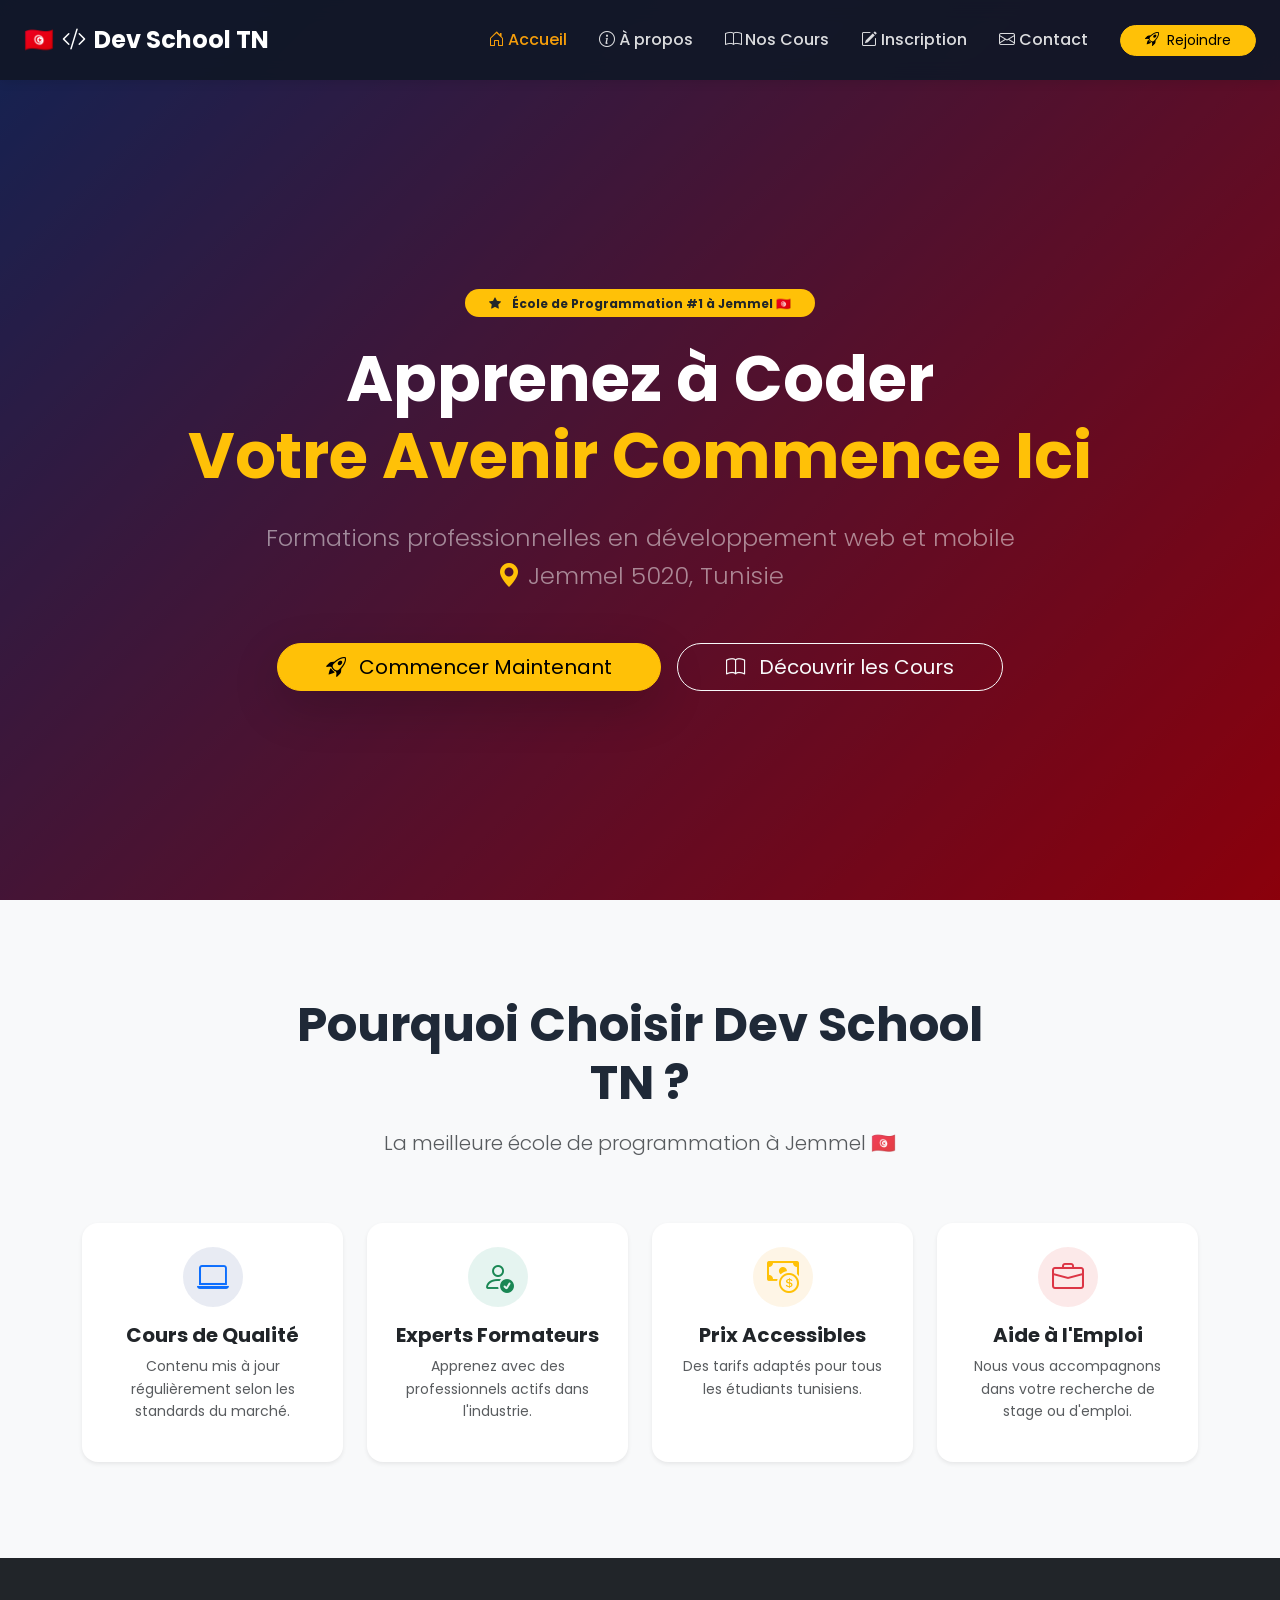
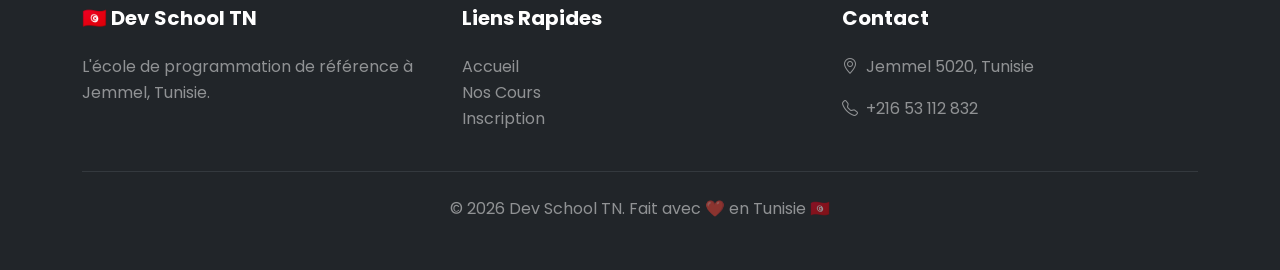
<file: tp2/index.html>
<!-- ========================================
     DÉCLARATION DU DOCUMENT HTML5
     ======================================== -->
<!DOCTYPE html>

<!-- Langue du document en français pour l'accessibilité -->
<html lang="fr">

<!-- ========================================
     SECTION HEAD - Métadonnées et liens
     ======================================== -->
<head>
    <!-- Encodage des caractères en UTF-8 pour supporter les accents français et arabes -->
    <meta charset="UTF-8">
    
    <!-- Configuration responsive pour tous les appareils (mobile, tablette, desktop) -->
    <meta name="viewport" content="width=device-width, initial-scale=1.0">
    
    <!-- Description pour le référencement SEO -->
    <meta name="description" content="Dev School TN - École de programmation moderne à Jemmel, Tunisie. Formations professionnelles en développement web et mobile.">
    
    <!-- Mots-clés pour le SEO -->
    <meta name="keywords" content="programmation, Tunisie, Jemmel, formation, développement web, coding, école">
    
    <!-- Auteur du site -->
    <meta name="author" content="Dev School TN">
    
    <!-- Titre de la page avec le drapeau tunisien -->
    <title>🇹🇳 Dev School TN - École de Programmation Moderne | Jemmel, Tunisie</title>
    
    <!-- Lien vers Bootstrap 5.3 CSS depuis CDN -->
    <link href="https://cdn.jsdelivr.net/npm/bootstrap@5.3.0/dist/css/bootstrap.min.css" rel="stylesheet">
    
    <!-- Lien vers Bootstrap Icons pour les icônes modernes -->
    <link rel="stylesheet" href="https://cdn.jsdelivr.net/npm/bootstrap-icons@1.11.3/font/bootstrap-icons.min.css">
    
    <!-- Lien vers Google Fonts pour une typographie professionnelle -->
    <link rel="preconnect" href="https://fonts.googleapis.com">
    <link rel="preconnect" href="https://fonts.gstatic.com" crossorigin>
    <link href="https://fonts.googleapis.com/css2?family=Poppins:wght@300;400;500;600;700;800&display=swap" rel="stylesheet">
    
    <!-- Lien vers notre fichier CSS personnalisé -->
    <link href="style.css" rel="stylesheet">
</head>

<body>

    <!-- ========================================
         BARRE DE NAVIGATION SUPÉRIEURE
         ======================================== -->
    <nav class="navbar navbar-expand-lg navbar-dark fixed-top" id="mainNav">
        <div class="container-fluid px-4">
            
            <!-- Logo avec drapeau tunisien devant le nom -->
            <a class="navbar-brand d-flex align-items-center" href="index.html">
                <span class="me-2">🇹🇳</span>
                <i class="bi bi-code-slash me-2 fs-4"></i>
                <span class="fw-bold">Dev School TN</span>
            </a>
            
            <!-- Bouton menu mobile -->
            <button class="navbar-toggler" type="button" data-bs-toggle="collapse" data-bs-target="#navbarNav">
                <span class="navbar-toggler-icon"></span>
            </button>
            
            <!-- Liens de navigation -->
            <div class="collapse navbar-collapse" id="navbarNav">
                <ul class="navbar-nav ms-auto align-items-center">
                    <li class="nav-item">
                        <a class="nav-link active px-3" href="index.html">
                            <i class="bi bi-house-door me-1"></i>Accueil
                        </a>
                    </li>
                    <li class="nav-item">
                        <a class="nav-link px-3" href="apropos.html">
                            <i class="bi bi-info-circle me-1"></i>À propos
                        </a>
                    </li>
                    <li class="nav-item">
                        <a class="nav-link px-3" href="cours.html">
                            <i class="bi bi-book me-1"></i>Nos Cours
                        </a>
                    </li>
                    <li class="nav-item">
                        <a class="nav-link px-3" href="inscription.html">
                            <i class="bi bi-pencil-square me-1"></i>Inscription
                        </a>
                    </li>
                    <li class="nav-item">
                        <a class="nav-link px-3" href="contact.html">
                            <i class="bi bi-envelope me-1"></i>Contact
                        </a>
                    </li>
                    <li class="nav-item ms-lg-3">
                        <a class="btn btn-warning btn-sm px-4 rounded-pill" href="inscription.html">
                            <i class="bi bi-rocket-takeoff me-2"></i>Rejoindre
                        </a>
                    </li>
                </ul>
            </div>
        </div>
    </nav>

    <!-- ========================================
         SECTION HERO
         ======================================== -->
    <section class="hero-section d-flex align-items-center" id="hero">
        <div class="hero-overlay"></div>
        <div class="container position-relative">
            <div class="row justify-content-center text-center">
                <div class="col-lg-10">
                    <div class="badge bg-warning text-dark px-4 py-2 mb-4 rounded-pill animate-badge">
                        <i class="bi bi-star-fill me-2"></i>
                        École de Programmation #1 à Jemmel 🇹🇳
                    </div>
                    <h1 class="display-3 fw-bold text-white mb-4 animate-title">
                        Apprenez à Coder<br>
                        <span class="text-warning">Votre Avenir Commence Ici</span>
                    </h1>
                    <p class="lead text-white-50 mb-5 fs-4 animate-subtitle">
                        Formations professionnelles en développement web et mobile<br>
                        <i class="bi bi-geo-alt-fill text-warning"></i> Jemmel 5020, Tunisie
                    </p>
                    <div class="d-flex gap-3 justify-content-center flex-wrap animate-buttons">
                        <a href="inscription.html" class="btn btn-warning btn-lg px-5 rounded-pill shadow-lg">
                            <i class="bi bi-rocket-takeoff me-2"></i>
                            Commencer Maintenant
                        </a>
                        <a href="cours.html" class="btn btn-outline-light btn-lg px-5 rounded-pill">
                            <i class="bi bi-book me-2"></i>
                            Découvrir les Cours
                        </a>
                    </div>
                </div>
            </div>
        </div>
    </section>

    <!-- ========================================
         SECTION SERVICES
         ======================================== -->
    <section class="py-5 bg-light">
        <div class="container py-5">
            <div class="row mb-5 text-center">
                <div class="col-lg-8 mx-auto">
                    <h2 class="display-5 fw-bold mb-3">Pourquoi Choisir Dev School TN ?</h2>
                    <p class="lead text-muted">La meilleure école de programmation à Jemmel 🇹🇳</p>
                </div>
            </div>
            <div class="row g-4">
                <!-- Service 1 -->
                <div class="col-lg-3 col-md-6">
                    <div class="card h-100 border-0 shadow-sm p-4 text-center">
                        <div class="service-icon bg-primary-light mb-3 mx-auto">
                            <i class="bi bi-laptop text-primary fs-2"></i>
                        </div>
                        <h5 class="fw-bold">Cours de Qualité</h5>
                        <p class="text-muted small">Contenu mis à jour régulièrement selon les standards du marché.</p>
                    </div>
                </div>
                <!-- Service 2 -->
                <div class="col-lg-3 col-md-6">
                    <div class="card h-100 border-0 shadow-sm p-4 text-center">
                        <div class="service-icon bg-success-light mb-3 mx-auto">
                            <i class="bi bi-person-check text-success fs-2"></i>
                        </div>
                        <h5 class="fw-bold">Experts Formateurs</h5>
                        <p class="text-muted small">Apprenez avec des professionnels actifs dans l'industrie.</p>
                    </div>
                </div>
                <!-- Service 3 -->
                <div class="col-lg-3 col-md-6">
                    <div class="card h-100 border-0 shadow-sm p-4 text-center">
                        <div class="service-icon bg-warning-light mb-3 mx-auto">
                            <i class="bi bi-cash-coin text-warning fs-2"></i>
                        </div>
                        <h5 class="fw-bold">Prix Accessibles</h5>
                        <p class="text-muted small">Des tarifs adaptés pour tous les étudiants tunisiens.</p>
                    </div>
                </div>
                <!-- Service 4 -->
                <div class="col-lg-3 col-md-6">
                    <div class="card h-100 border-0 shadow-sm p-4 text-center">
                        <div class="service-icon bg-danger-light mb-3 mx-auto">
                            <i class="bi bi-briefcase text-danger fs-2"></i>
                        </div>
                        <h5 class="fw-bold">Aide à l'Emploi</h5>
                        <p class="text-muted small">Nous vous accompagnons dans votre recherche de stage ou d'emploi.</p>
                    </div>
                </div>
            </div>
        </div>
    </section>

    <!-- ========================================
         FOOTER
         ======================================== -->
    <footer class="bg-dark text-white py-5">
        <div class="container">
            <div class="row g-4">
                <div class="col-lg-4">
                    <h5 class="fw-bold mb-4">🇹🇳 Dev School TN</h5>
                    <p class="text-white-50">L'école de programmation de référence à Jemmel, Tunisie.</p>
                </div>
                <div class="col-lg-4">
                    <h5 class="fw-bold mb-4">Liens Rapides</h5>
                    <ul class="list-unstyled">
                        <li><a href="index.html" class="text-white-50 text-decoration-none">Accueil</a></li>
                        <li><a href="cours.html" class="text-white-50 text-decoration-none">Nos Cours</a></li>
                        <li><a href="inscription.html" class="text-white-50 text-decoration-none">Inscription</a></li>
                    </ul>
                </div>
                <div class="col-lg-4">
                    <h5 class="fw-bold mb-4">Contact</h5>
                    <p class="text-white-50"><i class="bi bi-geo-alt me-2"></i>Jemmel 5020, Tunisie</p>
                    <p class="text-white-50"><i class="bi bi-telephone me-2"></i>+216 53 112 832</p>
                </div>
            </div>
            <hr class="my-4 border-secondary">
            <p class="text-center text-white-50 mb-0">&copy; 2026 Dev School TN. Fait avec ❤️ en Tunisie 🇹🇳</p>
        </div>
    </footer>

    <!-- Scripts Bootstrap -->
    <script src="https://cdn.jsdelivr.net/npm/bootstrap@5.3.0/dist/js/bootstrap.bundle.min.js"></script>
    <script>
        // Effet de scroll sur la navbar
        window.addEventListener('scroll', function() {
            const nav = document.getElementById('mainNav');
            if (window.scrollY > 50) nav.classList.add('scrolled');
            else nav.classList.remove('scrolled');
        });
    </script>
</body>
</html>
</file>
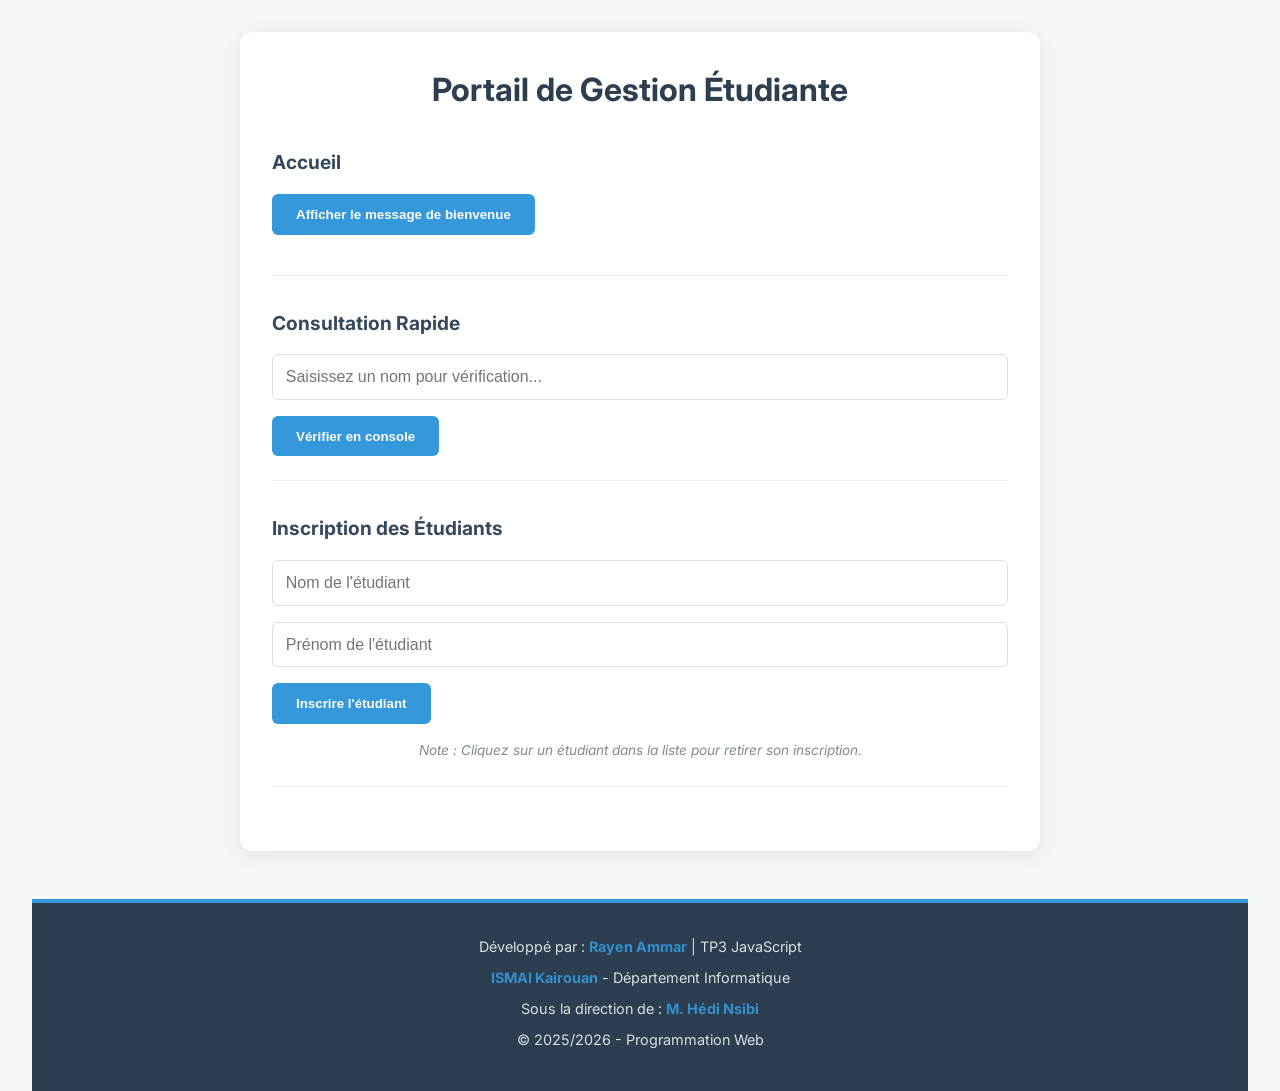
<file: TP3/index.html>
<!DOCTYPE html>
<!-- Déclaration du type de document HTML5 -->
<html lang="fr">
<!-- Début de la section d'en-tête -->
<head>
    <!-- Encodage des caractères en UTF-8 pour le support des accents -->
    <meta charset="UTF-8">
    <!-- Configuration de la vue pour une adaptation mobile (Responsive Design) -->
    <meta name="viewport" content="width=device-width, initial-scale=1.0">
    <!-- Titre de la page affiché dans l'onglet du navigateur -->
    <title>Gestionnaire d'Étudiants - Rayen Ammar</title>
    <!-- Liaison avec le fichier de styles CSS externe -->
    <link rel="stylesheet" href="style.css">
</head>
<!-- Début du corps de la page -->
<body>
    <!-- Conteneur principal pour structurer le contenu -->
    <div class="container">
        <!-- Titre principal de l'application -->
        <h1>Portail de Gestion Étudiante</h1>

        <!-- Section interactive : Accueil et Bienvenue -->
        <section class="app-section">
            <!-- Titre de la section -->
            <h2>Accueil</h2>
            <!-- Bouton pour déclencher l'affichage du message -->
            <button id="btnTest">Afficher le message de bienvenue</button>
            <!-- Paragraphe vide qui recevra le message de bienvenue -->
            <p id="resultat"></p>
        </section>

        <!-- Section interactive : Consultation Rapide -->
        <section class="app-section">
            <!-- Titre de la section -->
            <h2>Consultation Rapide</h2>
            <!-- Champ de saisie de texte pour le nom -->
            <input type="text" id="nom" placeholder="Saisissez un nom pour vérification...">
            <!-- Bouton pour lire la valeur du champ et l'afficher en console -->
            <button id="btnLire">Vérifier en console</button>
        </section>

        <!-- Section interactive : Inscription et Liste des Étudiants -->
        <section class="app-section">
            <!-- Titre de la section -->
            <h2>Inscription des Étudiants</h2>
            <!-- Formulaire pour l'ajout d'étudiants -->
            <form id="formEtudiant">
                <!-- Champ de saisie pour le nom de l'étudiant -->
                <input type="text" id="inputNom" placeholder="Nom de l'étudiant">
                <!-- Champ de saisie pour le prénom de l'étudiant -->
                <input type="text" id="inputPrenom" placeholder="Prénom de l'étudiant">
                <!-- Bouton de soumission du formulaire -->
                <button type="submit" id="btnAjouter">Inscrire l'étudiant</button>
            </form>
            
            <!-- Liste dynamique des étudiants inscrits -->
            <!-- Liste non ordonnée qui contiendra les étudiants ajoutés -->
            <ul id="listeEtudiants"></ul>
            
            <!-- Note informative sur la gestion de la liste -->
            <p class="info-note"><em>Note : Cliquez sur un étudiant dans la liste pour retirer son inscription.</em></p>
        </section>
    </div>

    <!-- Pied de page professionnel avec les informations demandées -->
    <footer class="main-footer">
        <!-- Conteneur interne du footer pour l'alignement -->
        <div class="footer-content">
            <!-- Informations sur le développeur et le projet -->
            <p>Développé par : <strong>Rayen Ammar</strong> | TP3 JavaScript</p>
            <!-- Informations institutionnelles -->
            <p><strong>ISMAI Kairouan</strong> - Département Informatique</p>
            <!-- Information sur l'enseignant -->
            <p>Sous la direction de : <strong>M. Hédi Nsibi</strong></p>
            <!-- Année universitaire -->
            <p>&copy; 2025/2026 - Programmation Web</p>
        </div>
    </footer>

    <!-- Inclusion du script JavaScript à la fin du body pour optimiser le chargement -->
    <script src="script.js"></script>
</body>
</html>
</file>
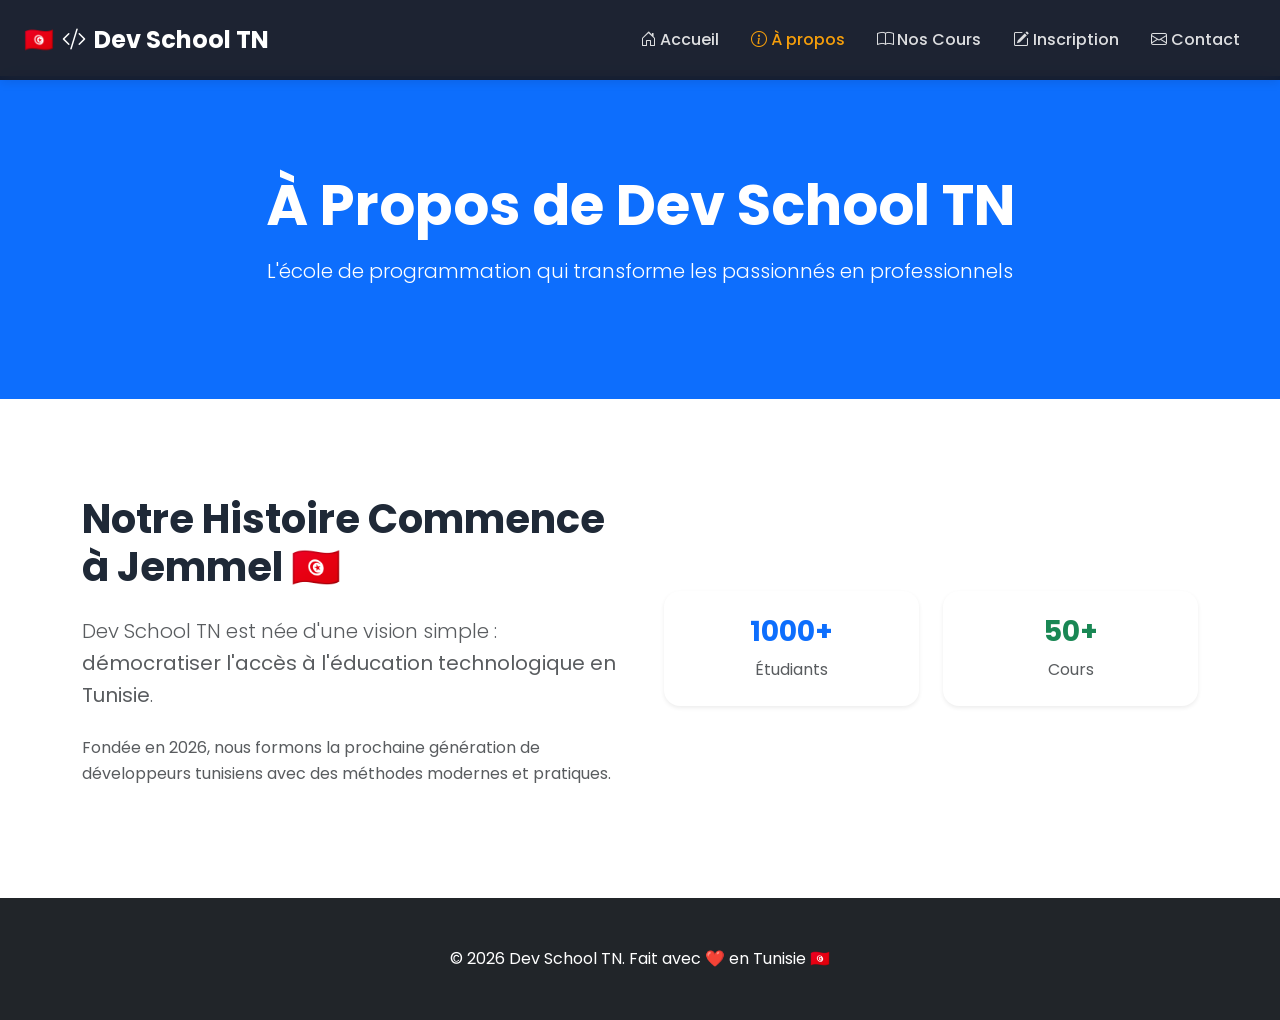
<file: tp2/apropos.html>
<!-- ========================================
     PAGE À PROPOS - DEV SCHOOL TN
     Présentation de l'école et ses valeurs
     ======================================== -->
<!DOCTYPE html>
<html lang="fr">
<head>
    <meta charset="UTF-8">
    <meta name="viewport" content="width=device-width, initial-scale=1.0">
    
    <!-- Titre de la page avec le drapeau tunisien -->
    <title>🇹🇳 À Propos - Dev School TN | Notre Histoire & Mission</title>
    
    <!-- Liens CSS -->
    <link href="https://cdn.jsdelivr.net/npm/bootstrap@5.3.0/dist/css/bootstrap.min.css" rel="stylesheet">
    <link rel="stylesheet" href="https://cdn.jsdelivr.net/npm/bootstrap-icons@1.11.3/font/bootstrap-icons.min.css">
    <link href="https://fonts.googleapis.com/css2?family=Poppins:wght@300;400;500;600;700;800&display=swap" rel="stylesheet">
    <link href="style.css" rel="stylesheet">
</head>

<body>
    <!-- ========================================
         BARRE DE NAVIGATION
         ======================================== -->
    <nav class="navbar navbar-expand-lg navbar-dark fixed-top" id="mainNav">
        <div class="container-fluid px-4">
            <a class="navbar-brand d-flex align-items-center" href="index.html">
                <span class="me-2">🇹🇳</span>
                <i class="bi bi-code-slash me-2 fs-4"></i>
                <span class="fw-bold">Dev School TN</span>
            </a>
            
            <button class="navbar-toggler" type="button" data-bs-toggle="collapse" data-bs-target="#navbarNav">
                <span class="navbar-toggler-icon"></span>
            </button>
            
            <div class="collapse navbar-collapse" id="navbarNav">
                <ul class="navbar-nav ms-auto align-items-center">
                    <li class="nav-item"><a class="nav-link px-3" href="index.html"><i class="bi bi-house-door me-1"></i>Accueil</a></li>
                    <li class="nav-item"><a class="nav-link active px-3" href="apropos.html"><i class="bi bi-info-circle me-1"></i>À propos</a></li>
                    <li class="nav-item"><a class="nav-link px-3" href="cours.html"><i class="bi bi-book me-1"></i>Nos Cours</a></li>
                    <li class="nav-item"><a class="nav-link px-3" href="inscription.html"><i class="bi bi-pencil-square me-1"></i>Inscription</a></li>
                    <li class="nav-item"><a class="nav-link px-3" href="contact.html"><i class="bi bi-envelope me-1"></i>Contact</a></li>
                </ul>
            </div>
        </div>
    </nav>

    <!-- ========================================
         HERO SECTION
         ======================================== -->
    <section class="page-header bg-primary text-white py-5" style="margin-top: 76px;">
        <div class="container py-5 text-center">
            <h1 class="display-4 fw-bold mb-3">À Propos de Dev School TN</h1>
            <p class="lead">L'école de programmation qui transforme les passionnés en professionnels </p>
        </div>
    </section>

    <!-- ========================================
         SECTION PRÉSENTATION
         ======================================== -->
    <section class="py-5">
        <div class="container py-5">
            <div class="row g-5 align-items-center">
                <div class="col-lg-6">
                    <h2 class="display-6 fw-bold mb-4">Notre Histoire Commence à Jemmel 🇹🇳</h2>
                    <p class="lead text-muted mb-4">
                        Dev School TN est née d'une vision simple : <strong>démocratiser l'accès à l'éducation technologique en Tunisie</strong>.
                    </p>
                    <p class="text-muted">
                        Fondée en 2026, nous formons la prochaine génération de développeurs tunisiens avec des méthodes modernes et pratiques.
                    </p>
                </div>
                <div class="col-lg-6">
                    <div class="row g-4">
                        <div class="col-6">
                            <div class="card border-0 shadow-sm text-center p-4">
                                <h3 class="fw-bold text-primary">1000+</h3>
                                <p class="text-muted mb-0">Étudiants</p>
                            </div>
                        </div>
                        <div class="col-6">
                            <div class="card border-0 shadow-sm text-center p-4">
                                <h3 class="fw-bold text-success">50+</h3>
                                <p class="text-muted mb-0">Cours</p>
                            </div>
                        </div>
                    </div>
                </div>
            </div>
        </div>
    </section>

    <!-- ========================================
         FOOTER
         ======================================== -->
    <footer class="bg-dark text-white py-5 text-center">
        <p class="mb-0">&copy; 2026 Dev School TN. Fait avec ❤️ en Tunisie 🇹🇳</p>
    </footer>

    <script src="https://cdn.jsdelivr.net/npm/bootstrap@5.3.0/dist/js/bootstrap.bundle.min.js"></script>
</body>
</html>
</file>
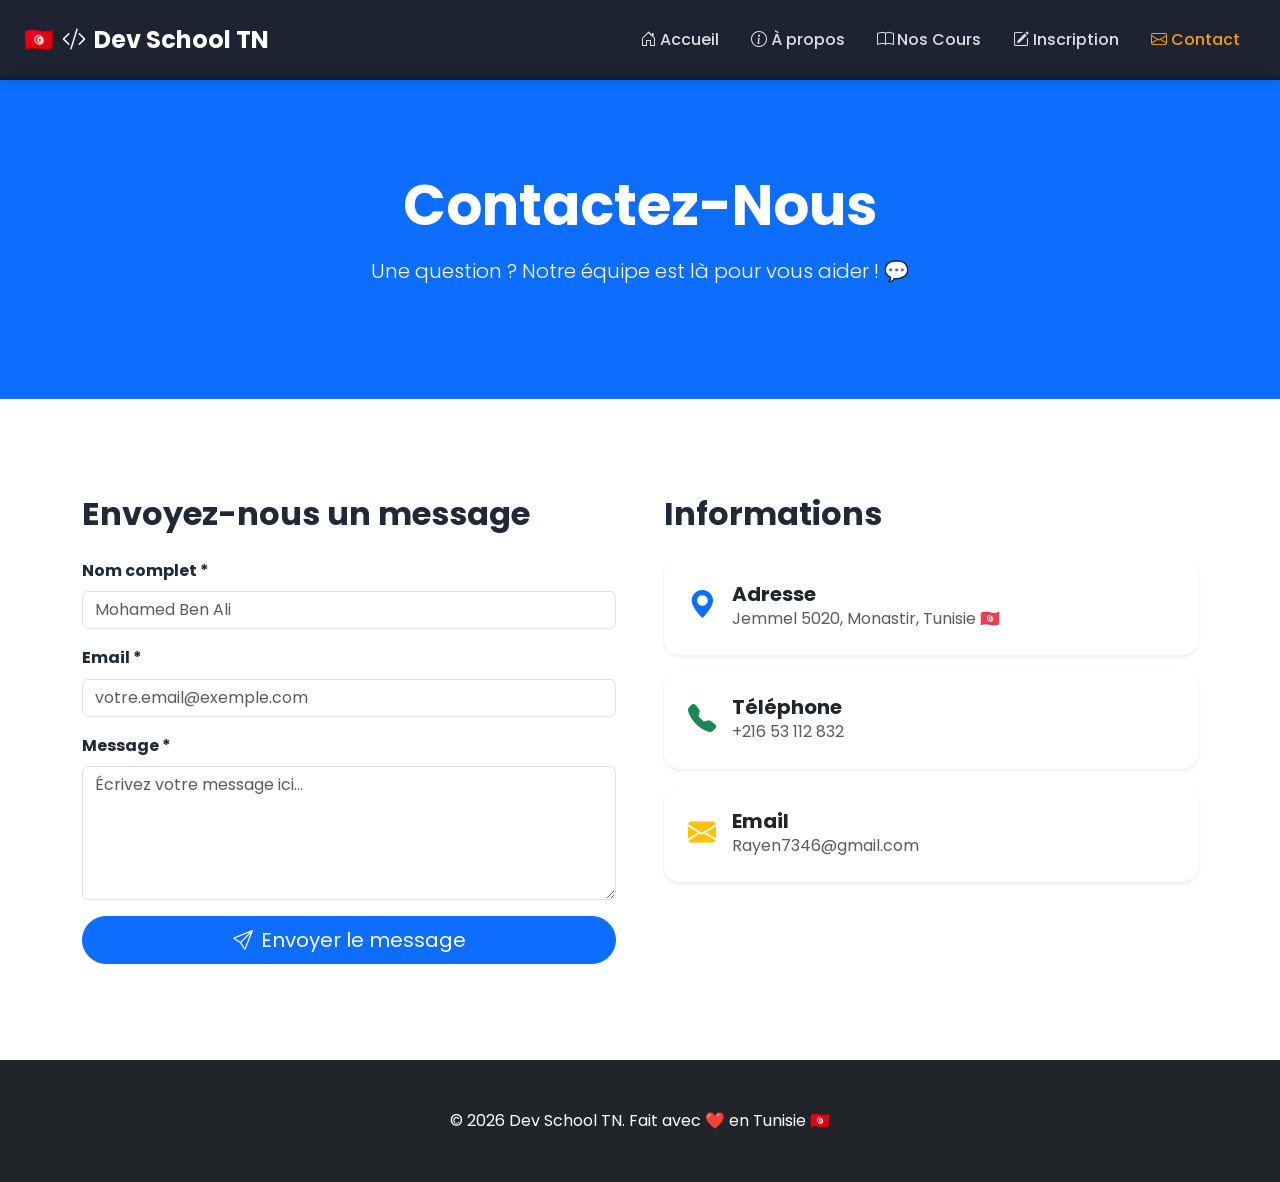
<file: tp2/contact.html>
<!-- ========================================
     PAGE CONTACT - DEV SCHOOL TN
     Informations de contact et formulaire de message
     ======================================== -->
<!DOCTYPE html>
<html lang="fr">
<head>
    <meta charset="UTF-8">
    <meta name="viewport" content="width=device-width, initial-scale=1.0">
    
    <!-- Titre de la page avec le drapeau tunisien -->
    <title>🇹🇳 Contact - Dev School TN</title>
    
    <!-- Liens CSS -->
    <link href="https://cdn.jsdelivr.net/npm/bootstrap@5.3.0/dist/css/bootstrap.min.css" rel="stylesheet">
    <link rel="stylesheet" href="https://cdn.jsdelivr.net/npm/bootstrap-icons@1.11.3/font/bootstrap-icons.min.css">
    <link href="https://fonts.googleapis.com/css2?family=Poppins:wght@300;400;500;600;700;800&display=swap" rel="stylesheet">
    <link href="style.css" rel="stylesheet">
</head>

<body>
    <!-- ========================================
         BARRE DE NAVIGATION
         ======================================== -->
    <nav class="navbar navbar-expand-lg navbar-dark fixed-top" id="mainNav">
        <div class="container-fluid px-4">
            <a class="navbar-brand d-flex align-items-center" href="index.html">
                <span class="me-2">🇹🇳</span>
                <i class="bi bi-code-slash me-2 fs-4"></i>
                <span class="fw-bold">Dev School TN</span>
            </a>
            <button class="navbar-toggler" type="button" data-bs-toggle="collapse" data-bs-target="#navbarNav">
                <span class="navbar-toggler-icon"></span>
            </button>
            <div class="collapse navbar-collapse" id="navbarNav">
                <ul class="navbar-nav ms-auto align-items-center">
                    <li class="nav-item"><a class="nav-link px-3" href="index.html"><i class="bi bi-house-door me-1"></i>Accueil</a></li>
                    <li class="nav-item"><a class="nav-link px-3" href="apropos.html"><i class="bi bi-info-circle me-1"></i>À propos</a></li>
                    <li class="nav-item"><a class="nav-link px-3" href="cours.html"><i class="bi bi-book me-1"></i>Nos Cours</a></li>
                    <li class="nav-item"><a class="nav-link px-3" href="inscription.html"><i class="bi bi-pencil-square me-1"></i>Inscription</a></li>
                    <li class="nav-item"><a class="nav-link active px-3" href="contact.html"><i class="bi bi-envelope me-1"></i>Contact</a></li>
                </ul>
            </div>
        </div>
    </nav>

    <!-- ========================================
         HERO SECTION
         ======================================== -->
    <section class="page-header bg-primary text-white py-5" style="margin-top: 76px;">
        <div class="container py-5 text-center">
            <h1 class="display-4 fw-bold mb-3">Contactez-Nous</h1>
            <p class="lead">Une question ? Notre équipe est là pour vous aider ! 💬</p>
        </div>
    </section>

    <!-- ========================================
         SECTION CONTACT
         ======================================== -->
    <section class="py-5">
        <div class="container py-5">
            <div class="row g-5">
                <!-- Formulaire de contact -->
                <div class="col-lg-6">
                    <h2 class="fw-bold mb-4">Envoyez-nous un message</h2>
                    <form id="contactForm">
                        <div class="mb-3">
                            <label class="form-label fw-bold">Nom complet *</label>
                            <input type="text" class="form-control" placeholder="Mohamed Ben Ali" required>
                        </div>
                        <div class="mb-3">
                            <label class="form-label fw-bold">Email *</label>
                            <input type="email" class="form-control" placeholder="votre.email@exemple.com" required>
                        </div>
                        <div class="mb-3">
                            <label class="form-label fw-bold">Message *</label>
                            <textarea class="form-control" rows="5" placeholder="Écrivez votre message ici..." required></textarea>
                        </div>
                        <button type="submit" class="btn btn-primary btn-lg w-100 rounded-pill">
                            <i class="bi bi-send me-2"></i>Envoyer le message
                        </button>
                    </form>
                    <div id="contactSuccess" class="alert alert-success mt-4 d-none">
                        Message envoyé avec succès ! 🇹🇳
                    </div>
                </div>

                <!-- Infos de contact -->
                <div class="col-lg-6">
                    <h2 class="fw-bold mb-4">Informations</h2>
                    <div class="card border-0 shadow-sm p-4 mb-3">
                        <div class="d-flex align-items-center">
                            <i class="bi bi-geo-alt-fill text-primary fs-3 me-3"></i>
                            <div>
                                <h5 class="fw-bold mb-0">Adresse</h5>
                                <p class="text-muted mb-0">Jemmel 5020, Monastir, Tunisie 🇹🇳</p>
                            </div>
                        </div>
                    </div>
                    <div class="card border-0 shadow-sm p-4 mb-3">
                        <div class="d-flex align-items-center">
                            <i class="bi bi-telephone-fill text-success fs-3 me-3"></i>
                            <div>
                                <h5 class="fw-bold mb-0">Téléphone</h5>
                                <p class="text-muted mb-0">+216 53 112 832</p>
                            </div>
                        </div>
                    </div>
                    <div class="card border-0 shadow-sm p-4">
                        <div class="d-flex align-items-center">
                            <i class="bi bi-envelope-fill text-warning fs-3 me-3"></i>
                            <div>
                                <h5 class="fw-bold mb-0">Email</h5>
                                <p class="text-muted mb-0">Rayen7346@gmail.com</p>
                            </div>
                        </div>
                    </div>
                </div>
            </div>
        </div>
    </section>

    <!-- ========================================
         FOOTER
         ======================================== -->
    <footer class="bg-dark text-white py-5 text-center">
        <p class="mb-0">&copy; 2026 Dev School TN. Fait avec ❤️ en Tunisie 🇹🇳</p>
    </footer>

    <script src="https://cdn.jsdelivr.net/npm/bootstrap@5.3.0/dist/js/bootstrap.bundle.min.js"></script>
    <script>
        document.getElementById('contactForm').addEventListener('submit', function(e) {
            e.preventDefault();
            document.getElementById('contactSuccess').classList.remove('d-none');
            this.reset();
        });
    </script>
</body>
</html>
</file>
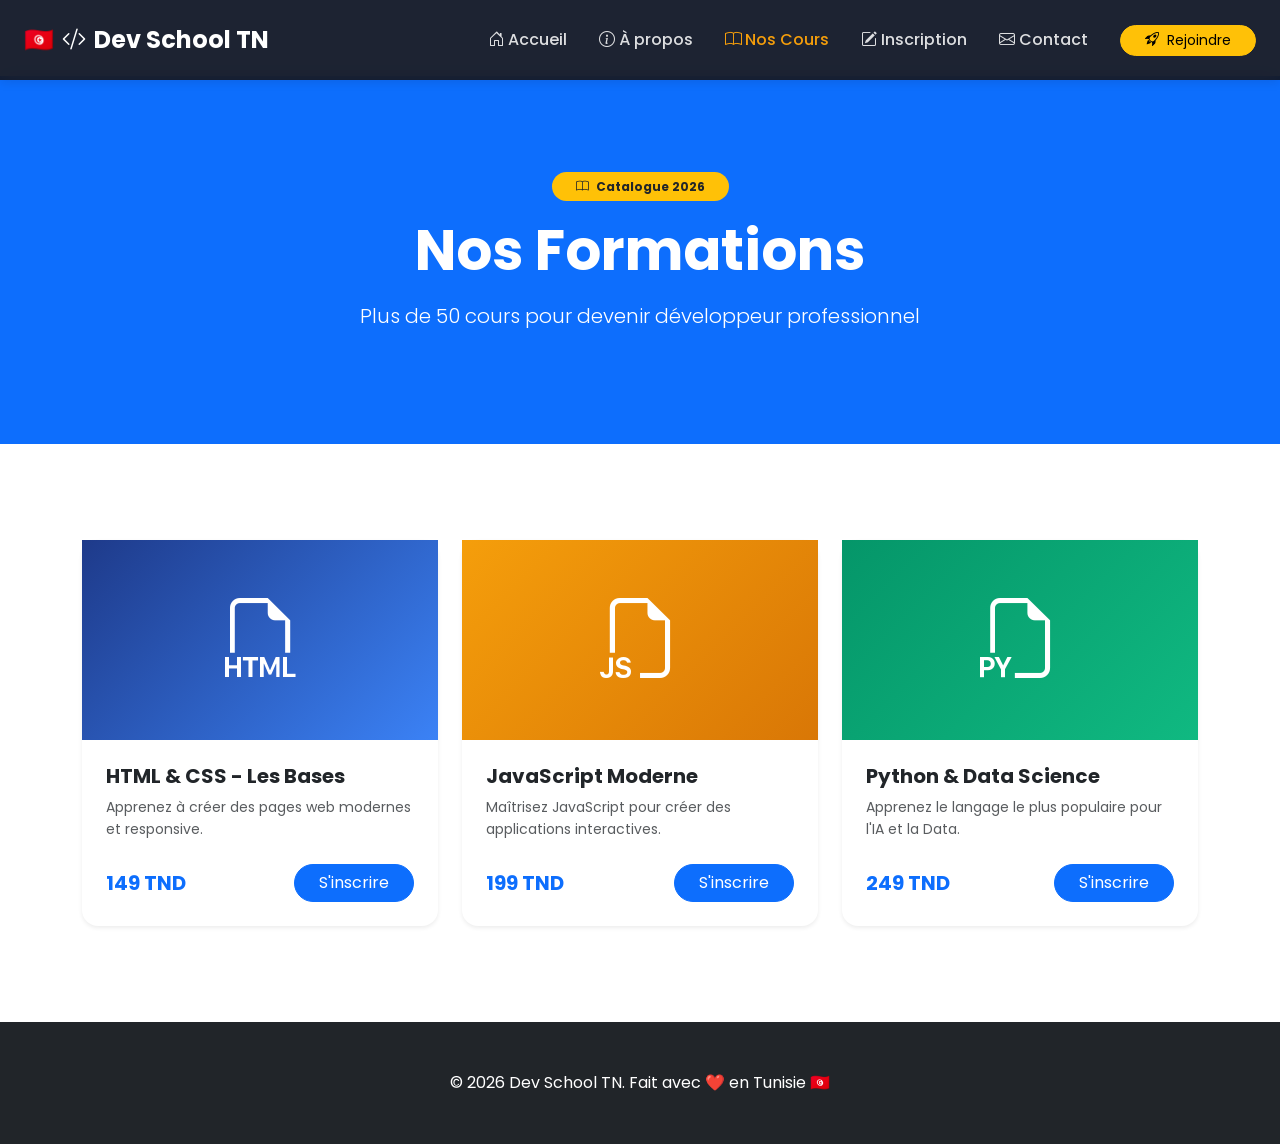
<file: tp2/cours.html>
<!-- ========================================
     PAGE COURS - DEV SCHOOL TN
     Catalogue complet des formations disponibles
     ======================================== -->
<!DOCTYPE html>
<html lang="fr">
<head>
    <meta charset="UTF-8">
    <meta name="viewport" content="width=device-width, initial-scale=1.0">
    <meta name="description" content="Découvrez nos cours de programmation à Jemmel, Tunisie.">
    
    <!-- Titre de la page avec le drapeau tunisien -->
    <title>🇹🇳 Nos Cours - Dev School TN | Catalogue de Formations</title>
    
    <!-- Liens CSS -->
    <link href="https://cdn.jsdelivr.net/npm/bootstrap@5.3.0/dist/css/bootstrap.min.css" rel="stylesheet">
    <link rel="stylesheet" href="https://cdn.jsdelivr.net/npm/bootstrap-icons@1.11.3/font/bootstrap-icons.min.css">
    <link href="https://fonts.googleapis.com/css2?family=Poppins:wght@300;400;500;600;700;800&display=swap" rel="stylesheet">
    <link href="style.css" rel="stylesheet">
</head>

<body>
    <!-- ========================================
         BARRE DE NAVIGATION
         ======================================== -->
    <nav class="navbar navbar-expand-lg navbar-dark fixed-top" id="mainNav">
        <div class="container-fluid px-4">
            <a class="navbar-brand d-flex align-items-center" href="index.html">
                <span class="me-2">🇹🇳</span>
                <i class="bi bi-code-slash me-2 fs-4"></i>
                <span class="fw-bold">Dev School TN</span>
            </a>
            
            <button class="navbar-toggler" type="button" data-bs-toggle="collapse" data-bs-target="#navbarNav">
                <span class="navbar-toggler-icon"></span>
            </button>
            
            <div class="collapse navbar-collapse" id="navbarNav">
                <ul class="navbar-nav ms-auto align-items-center">
                    <li class="nav-item"><a class="nav-link px-3" href="index.html"><i class="bi bi-house-door me-1"></i>Accueil</a></li>
                    <li class="nav-item"><a class="nav-link px-3" href="apropos.html"><i class="bi bi-info-circle me-1"></i>À propos</a></li>
                    <li class="nav-item"><a class="nav-link active px-3" href="cours.html"><i class="bi bi-book me-1"></i>Nos Cours</a></li>
                    <li class="nav-item"><a class="nav-link px-3" href="inscription.html"><i class="bi bi-pencil-square me-1"></i>Inscription</a></li>
                    <li class="nav-item"><a class="nav-link px-3" href="contact.html"><i class="bi bi-envelope me-1"></i>Contact</a></li>
                    <li class="nav-item ms-lg-3">
                        <a class="btn btn-warning btn-sm px-4 rounded-pill" href="inscription.html">
                            <i class="bi bi-rocket-takeoff me-2"></i>Rejoindre
                        </a>
                    </li>
                </ul>
            </div>
        </div>
    </nav>

    <!-- ========================================
         HERO SECTION
         ======================================== -->
    <section class="page-header bg-primary text-white py-5" style="margin-top: 76px;">
        <div class="container py-5">
            <div class="row justify-content-center text-center">
                <div class="col-lg-8">
                    <div class="badge bg-warning text-dark px-4 py-2 mb-3 rounded-pill">
                        <i class="bi bi-book me-2"></i>Catalogue 2026
                    </div>
                    <h1 class="display-4 fw-bold mb-3">Nos Formations</h1>
                    <p class="lead">Plus de 50 cours pour devenir développeur professionnel </p>
                </div>
            </div>
        </div>
    </section>

    <!-- ========================================
         CATALOGUE DE COURS
         ======================================== -->
    <section class="py-5">
        <div class="container py-5">
            <div class="row g-4">
                <!-- Cours 1: HTML & CSS -->
                <div class="col-lg-4 col-md-6">
                    <div class="card h-100 border-0 shadow-sm">
                        <div class="card-img-wrapper bg-primary-gradient text-white d-flex align-items-center justify-content-center" style="height: 200px;">
                            <i class="bi bi-filetype-html display-1"></i>
                        </div>
                        <div class="card-body p-4">
                            <h5 class="card-title fw-bold">HTML & CSS - Les Bases</h5>
                            <p class="text-muted small">Apprenez à créer des pages web modernes et responsive.</p>
                            <div class="d-flex justify-content-between align-items-center mt-4">
                                <span class="h5 fw-bold text-primary mb-0">149 TND</span>
                                <a href="inscription.html" class="btn btn-primary rounded-pill px-4">S'inscrire</a>
                            </div>
                        </div>
                    </div>
                </div>
                
                <!-- Cours 2: JavaScript -->
                <div class="col-lg-4 col-md-6">
                    <div class="card h-100 border-0 shadow-sm">
                        <div class="card-img-wrapper bg-warning-gradient text-white d-flex align-items-center justify-content-center" style="height: 200px;">
                            <i class="bi bi-filetype-js display-1"></i>
                        </div>
                        <div class="card-body p-4">
                            <h5 class="card-title fw-bold">JavaScript Moderne</h5>
                            <p class="text-muted small">Maîtrisez JavaScript pour créer des applications interactives.</p>
                            <div class="d-flex justify-content-between align-items-center mt-4">
                                <span class="h5 fw-bold text-primary mb-0">199 TND</span>
                                <a href="inscription.html" class="btn btn-primary rounded-pill px-4">S'inscrire</a>
                            </div>
                        </div>
                    </div>
                </div>

                <!-- Cours 3: Python -->
                <div class="col-lg-4 col-md-6">
                    <div class="card h-100 border-0 shadow-sm">
                        <div class="card-img-wrapper bg-success-gradient text-white d-flex align-items-center justify-content-center" style="height: 200px;">
                            <i class="bi bi-filetype-py display-1"></i>
                        </div>
                        <div class="card-body p-4">
                            <h5 class="card-title fw-bold">Python & Data Science</h5>
                            <p class="text-muted small">Apprenez le langage le plus populaire pour l'IA et la Data.</p>
                            <div class="d-flex justify-content-between align-items-center mt-4">
                                <span class="h5 fw-bold text-primary mb-0">249 TND</span>
                                <a href="inscription.html" class="btn btn-primary rounded-pill px-4">S'inscrire</a>
                            </div>
                        </div>
                    </div>
                </div>
            </div>
        </div>
    </section>

    <!-- ========================================
         FOOTER
         ======================================== -->
    <footer class="bg-dark text-white py-5">
        <div class="container text-center">
            <p class="mb-0">&copy; 2026 Dev School TN. Fait avec ❤️ en Tunisie 🇹🇳</p>
        </div>
    </footer>

    <script src="https://cdn.jsdelivr.net/npm/bootstrap@5.3.0/dist/js/bootstrap.bundle.min.js"></script>
</body>
</html>
</file>
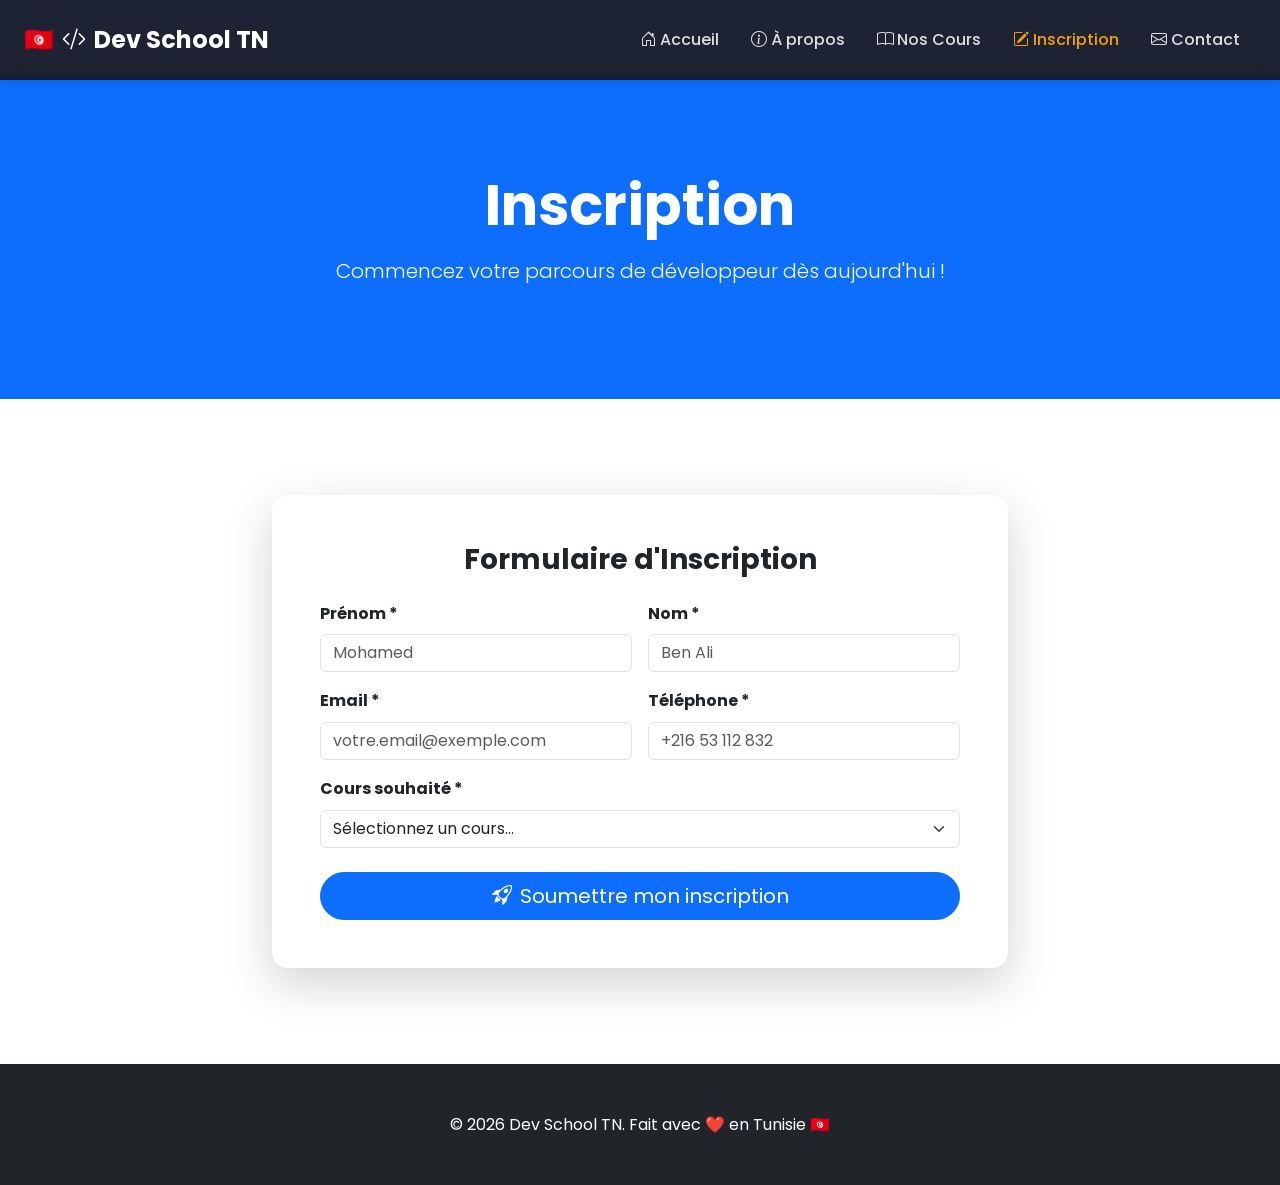
<file: tp2/inscription.html>
<!-- ========================================
     PAGE INSCRIPTION - DEV SCHOOL TN
     Formulaire d'inscription pour les nouveaux étudiants
     ======================================== -->
<!DOCTYPE html>
<html lang="fr">
<head>
    <meta charset="UTF-8">
    <meta name="viewport" content="width=device-width, initial-scale=1.0">
    
    <!-- Titre de la page avec le drapeau tunisien -->
    <title>🇹🇳 Inscription - Dev School TN</title>
    
    <!-- Liens CSS -->
    <link href="https://cdn.jsdelivr.net/npm/bootstrap@5.3.0/dist/css/bootstrap.min.css" rel="stylesheet">
    <link rel="stylesheet" href="https://cdn.jsdelivr.net/npm/bootstrap-icons@1.11.3/font/bootstrap-icons.min.css">
    <link href="https://fonts.googleapis.com/css2?family=Poppins:wght@300;400;500;600;700;800&display=swap" rel="stylesheet">
    <link href="style.css" rel="stylesheet">
</head>

<body>
    <!-- ========================================
         BARRE DE NAVIGATION
         ======================================== -->
    <nav class="navbar navbar-expand-lg navbar-dark fixed-top" id="mainNav">
        <div class="container-fluid px-4">
            <a class="navbar-brand d-flex align-items-center" href="index.html">
                <span class="me-2">🇹🇳</span>
                <i class="bi bi-code-slash me-2 fs-4"></i>
                <span class="fw-bold">Dev School TN</span>
            </a>
            <button class="navbar-toggler" type="button" data-bs-toggle="collapse" data-bs-target="#navbarNav">
                <span class="navbar-toggler-icon"></span>
            </button>
            <div class="collapse navbar-collapse" id="navbarNav">
                <ul class="navbar-nav ms-auto align-items-center">
                    <li class="nav-item"><a class="nav-link px-3" href="index.html"><i class="bi bi-house-door me-1"></i>Accueil</a></li>
                    <li class="nav-item"><a class="nav-link px-3" href="apropos.html"><i class="bi bi-info-circle me-1"></i>À propos</a></li>
                    <li class="nav-item"><a class="nav-link px-3" href="cours.html"><i class="bi bi-book me-1"></i>Nos Cours</a></li>
                    <li class="nav-item"><a class="nav-link active px-3" href="inscription.html"><i class="bi bi-pencil-square me-1"></i>Inscription</a></li>
                    <li class="nav-item"><a class="nav-link px-3" href="contact.html"><i class="bi bi-envelope me-1"></i>Contact</a></li>
                </ul>
            </div>
        </div>
    </nav>

    <!-- ========================================
         HERO SECTION
         ======================================== -->
    <section class="page-header bg-primary text-white py-5" style="margin-top: 76px;">
        <div class="container py-5 text-center">
            <h1 class="display-4 fw-bold mb-3">Inscription</h1>
            <p class="lead">Commencez votre parcours de développeur dès aujourd'hui ! </p>
        </div>
    </section>

    <!-- ========================================
         FORMULAIRE D'INSCRIPTION
         ======================================== -->
    <section class="py-5">
        <div class="container py-5">
            <div class="row justify-content-center">
                <div class="col-lg-8">
                    <div class="card border-0 shadow-lg p-5">
                        <h3 class="fw-bold mb-4 text-center">Formulaire d'Inscription</h3>
                        <form id="inscriptionForm">
                            <div class="row g-3">
                                <div class="col-md-6">
                                    <label class="form-label fw-bold">Prénom *</label>
                                    <input type="text" class="form-control" placeholder="Mohamed" required>
                                </div>
                                <div class="col-md-6">
                                    <label class="form-label fw-bold">Nom *</label>
                                    <input type="text" class="form-control" placeholder="Ben Ali" required>
                                </div>
                                <div class="col-md-6">
                                    <label class="form-label fw-bold">Email *</label>
                                    <input type="email" class="form-control" placeholder="votre.email@exemple.com" required>
                                </div>
                                <div class="col-md-6">
                                    <label class="form-label fw-bold">Téléphone *</label>
                                    <input type="tel" class="form-control" placeholder="+216 53 112 832" required>
                                </div>
                                <div class="col-12">
                                    <label class="form-label fw-bold">Cours souhaité *</label>
                                    <select class="form-select" required>
                                        <option value="" selected disabled>Sélectionnez un cours...</option>
                                        <option>HTML & CSS</option>
                                        <option>JavaScript Moderne</option>
                                        <option>Python & Data Science</option>
                                        <option>Full Stack Developer</option>
                                    </select>
                                </div>
                                <div class="col-12 mt-4">
                                    <button type="submit" class="btn btn-primary btn-lg w-100 rounded-pill">
                                        <i class="bi bi-rocket-takeoff me-2"></i>Soumettre mon inscription
                                    </button>
                                </div>
                            </div>
                        </form>
                        <!-- Message de succès caché par défaut -->
                        <div id="successMessage" class="alert alert-success mt-4 d-none">
                            <i class="bi bi-check-circle-fill me-2"></i>
                            Merci ! Votre inscription a été reçue avec succès. Nous vous contacterons bientôt. 🇹🇳
                        </div>
                    </div>
                </div>
            </div>
        </div>
    </section>

    <!-- ========================================
         FOOTER
         ======================================== -->
    <footer class="bg-dark text-white py-5 text-center">
        <p class="mb-0">&copy; 2026 Dev School TN. Fait avec ❤️ en Tunisie 🇹🇳</p>
    </footer>

    <script src="https://cdn.jsdelivr.net/npm/bootstrap@5.3.0/dist/js/bootstrap.bundle.min.js"></script>
    <script>
        // Gestion de la soumission du formulaire
        document.getElementById('inscriptionForm').addEventListener('submit', function(e) {
            e.preventDefault(); // Empêche le rechargement de la page
            
            // Affiche le message de succès
            document.getElementById('successMessage').classList.remove('d-none');
            
            // Réinitialise le formulaire
            this.reset();
            
            // Scroll vers le message de succès
            document.getElementById('successMessage').scrollIntoView({ behavior: 'smooth', block: 'center' });
        });
    </script>
</body>
</html>
</file>
<file: tp2/style.css>
/* =====================================================
   FICHIER CSS PERSONNALISÉ - DEV SCHOOL TN
   Design moderne et professionnel pour école de programmation
   ===================================================== */

/* =====================================================
   1. VARIABLES CSS - Couleurs et configurations globales
   ===================================================== */
:root {
    /* Palette de couleurs principales - Inspirée du drapeau tunisien */
    --primary-color: #E70013;        /* Rouge tunisien */
    --secondary-color: #1E3A8A;      /* Bleu marine professionnel */
    --success-color: #059669;        /* Vert succès */
    --warning-color: #F59E0B;        /* Orange/Jaune warning */
    --danger-color: #DC2626;         /* Rouge danger */
    --info-color: #0EA5E9;           /* Bleu info */
    
    /* Couleurs de fond */
    --bg-light: #F9FAFB;             /* Fond clair */
    --bg-dark: #111827;              /* Fond sombre */
    
    /* Typographie */
    --font-primary: 'Poppins', sans-serif;
    
    /* Ombres */
    --shadow-lg: 0 10px 25px rgba(0,0,0,0.15);
    --shadow-xl: 0 20px 40px rgba(0,0,0,0.2);
    
    /* Bordures arrondies */
    --radius-lg: 1rem;
    --radius-xl: 1.5rem;
    
    /* Transitions */
    --transition-base: 0.3s ease;
}

/* =====================================================
   2. STYLES GLOBAUX
   ===================================================== */
* {
    font-family: var(--font-primary);
}

body {
    line-height: 1.6;
    color: #1F2937;
    background-color: #FFFFFF;
    overflow-x: hidden;
}

/* =====================================================
   3. BARRE DE NAVIGATION
   ===================================================== */
#mainNav {
    background: rgba(17, 24, 39, 0.95);
    backdrop-filter: blur(10px);
    transition: all var(--transition-base);
    padding: 1rem 0;
    box-shadow: 0 2px 10px rgba(0,0,0,0.1);
}

#mainNav.scrolled {
    background: rgba(17, 24, 39, 1);
    padding: 0.5rem 0;
}

.navbar-brand {
    font-size: 1.5rem;
    font-weight: 700;
    color: #FFFFFF !important;
}

.nav-link {
    color: rgba(255, 255, 255, 0.85) !important;
    font-weight: 500;
}

.nav-link:hover, .nav-link.active {
    color: var(--warning-color) !important;
}

/* =====================================================
   4. SECTION HERO
   ===================================================== */
.hero-section {
    min-height: 100vh;
    background: linear-gradient(135deg, #1e3a8a 0%, #e70013 100%);
    position: relative;
    overflow: hidden;
    padding-top: 80px;
}

.hero-overlay {
    position: absolute;
    top: 0;
    left: 0;
    width: 100%;
    height: 100%;
    background: rgba(0, 0, 0, 0.4);
    z-index: 1;
}

.hero-section .container {
    z-index: 2;
}

/* =====================================================
   5. CARDS & SERVICES
   ===================================================== */
.card {
    border: none;
    border-radius: var(--radius-lg);
    transition: all var(--transition-base);
}

.card:hover {
    transform: translateY(-10px);
    box-shadow: var(--shadow-xl);
}

.service-icon {
    width: 60px;
    height: 60px;
    display: flex;
    align-items: center;
    justify-content: center;
    border-radius: 50%;
}

.bg-primary-light { background: rgba(30, 58, 138, 0.1); }
.bg-success-light { background: rgba(5, 150, 105, 0.1); }
.bg-warning-light { background: rgba(245, 158, 11, 0.1); }
.bg-danger-light { background: rgba(220, 38, 38, 0.1); }

/* Gradients pour les cours */
.bg-primary-gradient { background: linear-gradient(135deg, #1E3A8A, #3B82F6); }
.bg-warning-gradient { background: linear-gradient(135deg, #F59E0B, #D97706); }
.bg-success-gradient { background: linear-gradient(135deg, #059669, #10B981); }

/* =====================================================
   6. ANIMATIONS
   ===================================================== */
@keyframes fadeInUp {
    from { opacity: 0; transform: translateY(20px); }
    to { opacity: 1; transform: translateY(0); }
}

.animate-title { animation: fadeInUp 0.8s ease forwards; }
.animate-subtitle { animation: fadeInUp 0.8s ease 0.2s forwards; opacity: 0; }
.animate-buttons { animation: fadeInUp 0.8s ease 0.4s forwards; opacity: 0; }
.animate-badge { animation: fadeInUp 0.8s ease forwards; }
</file>
<file: TP3/style.css>
/* Importation d'une police moderne depuis Google Fonts */
@import url('https://fonts.googleapis.com/css2?family=Inter:wght@300;400;600&display=swap');

/* Réinitialisation des marges et paddings pour une base propre */
* {
    margin: 0; /* Supprime les marges par défaut */
    padding: 0; /* Supprime les paddings par défaut */
    box-sizing: border-box; /* Inclut les bordures et paddings dans la taille totale */
}

/* Style global du corps de la page */
body {
    font-family: 'Inter', sans-serif; /* Utilisation de la police Inter */
    background-color: #f4f7f6; /* Couleur de fond gris très clair */
    color: #333; /* Couleur de texte gris foncé pour une meilleure lisibilité */
    line-height: 1.6; /* Espacement des lignes pour le confort de lecture */
    padding: 2rem 2rem 0 2rem; /* Marge interne (pas de marge en bas pour le footer) */
    display: flex; /* Utilisation de Flexbox pour le centrage */
    flex-direction: column; /* Alignement vertical des éléments */
    align-items: center; /* Centrage horizontal */
    min-height: 100vh; /* Hauteur minimale de la page */
}

/* Conteneur principal pour structurer l'application */
.container {
    max-width: 800px; /* Largeur maximale du conteneur */
    width: 100%; /* Largeur adaptative */
    background: #fff; /* Fond blanc pour le contenu */
    padding: 2rem; /* Espacement interne */
    border-radius: 12px; /* Coins arrondis modernes */
    box-shadow: 0 4px 20px rgba(0, 0, 0, 0.08); /* Ombre légère pour l'effet de profondeur */
    margin-bottom: 3rem; /* Espace avant le footer */
    flex-grow: 1; /* Permet au conteneur de prendre l'espace disponible */
}

/* Style des titres de section */
h1 {
    text-align: center; /* Centrage du titre principal */
    margin-bottom: 2rem; /* Marge sous le titre */
    color: #2c3e50; /* Couleur bleu foncé élégante */
}

/* Style des sections de l'application */
.app-section {
    margin-bottom: 2rem; /* Espacement entre les sections */
    padding-bottom: 1.5rem; /* Espacement interne bas */
    border-bottom: 1px solid #eee; /* Ligne de séparation discrète */
}

/* Style des titres de section */
h2 {
    font-size: 1.2rem; /* Taille de police modérée */
    margin-bottom: 1rem; /* Marge sous le titre */
    color: #34495e; /* Couleur grise bleutée */
}

/* Style des champs de saisie (input) */
input[type="text"] {
    width: 100%; /* Prend toute la largeur disponible */
    padding: 0.8rem; /* Espacement interne confortable */
    margin-bottom: 1rem; /* Marge sous le champ */
    border: 1px solid #ddd; /* Bordure grise claire */
    border-radius: 6px; /* Coins arrondis */
    font-size: 1rem; /* Taille de texte standard */
    transition: border-color 0.3s; /* Transition douce pour le focus */
}

/* Effet au focus sur les inputs */
input[type="text"]:focus {
    outline: none; /* Supprime le contour par défaut */
    border-color: #3498db; /* Change la couleur de bordure en bleu */
}

/* Style des boutons */
button {
    background-color: #3498db; /* Couleur de fond bleue */
    color: white; /* Texte en blanc */
    border: none; /* Pas de bordure */
    padding: 0.8rem 1.5rem; /* Espacement interne */
    border-radius: 6px; /* Coins arrondis */
    cursor: pointer; /* Curseur main au survol */
    font-weight: 600; /* Texte en gras */
    transition: background-color 0.3s, transform 0.1s; /* Transitions fluides */
    margin-right: 0.5rem; /* Marge à droite pour l'espacement */
}

/* Effet au survol des boutons */
button:hover {
    background-color: #2980b9; /* Bleu plus foncé au survol */
}

/* Effet au clic sur les boutons */
button:active {
    transform: scale(0.98); /* Légère réduction de taille au clic */
}

/* Style du paragraphe de résultat */
#resultat {
    margin-top: 1rem; /* Marge au-dessus */
    font-weight: 600; /* Texte en gras */
    color: #27ae60; /* Couleur verte pour le succès */
}

/* Style de la liste d'étudiants */
ul {
    list-style: none; /* Supprime les puces par défaut */
    margin-top: 1rem; /* Marge au-dessus */
}

/* Style des éléments de la liste */
li {
    background: #f9f9f9; /* Fond gris très clair */
    margin-bottom: 0.5rem; /* Espacement entre les éléments */
    padding: 0.8rem; /* Espacement interne */
    border-radius: 6px; /* Coins arrondis */
    display: flex; /* Utilisation de Flexbox */
    justify-content: space-between; /* Espace entre le texte et le bouton */
    align-items: center; /* Alignement vertical */
    border-left: 4px solid #3498db; /* Bordure décorative à gauche */
    cursor: pointer; /* Indique que l'élément est cliquable */
    transition: background 0.2s, transform 0.1s; /* Transition douce pour le survol */
}

/* Effet au survol d'un élément de la liste */
li:hover {
    background: #f0f0f0; /* Fond légèrement plus sombre au survol */
    transform: translateX(5px); /* Léger décalage pour l'effet interactif */
}

/* Style de la note informative */
.info-note {
    margin-top: 1rem; /* Marge au-dessus */
    font-size: 0.85rem; /* Taille de texte réduite */
    color: #7f8c8d; /* Couleur grise pour la discrétion */
    text-align: center; /* Centrage du texte */
}

/* Style du pied de page (Footer) professionnel */
.main-footer {
    width: 100%; /* Prend toute la largeur */
    background-color: #2c3e50; /* Couleur de fond bleu foncé élégante */
    color: #ecf0f1; /* Texte en gris très clair pour le contraste */
    padding: 2rem 0; /* Espacement interne vertical */
    margin-top: auto; /* Pousse le footer vers le bas */
    text-align: center; /* Centrage du texte */
    border-top: 4px solid #3498db; /* Bordure décorative supérieure */
}

/* Conteneur interne du footer */
.footer-content {
    max-width: 800px; /* Même largeur que le conteneur principal */
    margin: 0 auto; /* Centrage horizontal */
    padding: 0 1rem; /* Espacement latéral */
}

/* Style des paragraphes dans le footer */
.main-footer p {
    margin-bottom: 0.5rem; /* Espacement entre les lignes */
    font-size: 0.9rem; /* Taille de texte légèrement réduite */
    opacity: 0.9; /* Légère transparence pour un rendu plus doux */
}

/* Style des textes en gras dans le footer */
.main-footer strong {
    color: #3498db; /* Couleur bleue pour mettre en valeur les noms */
}
</file>
